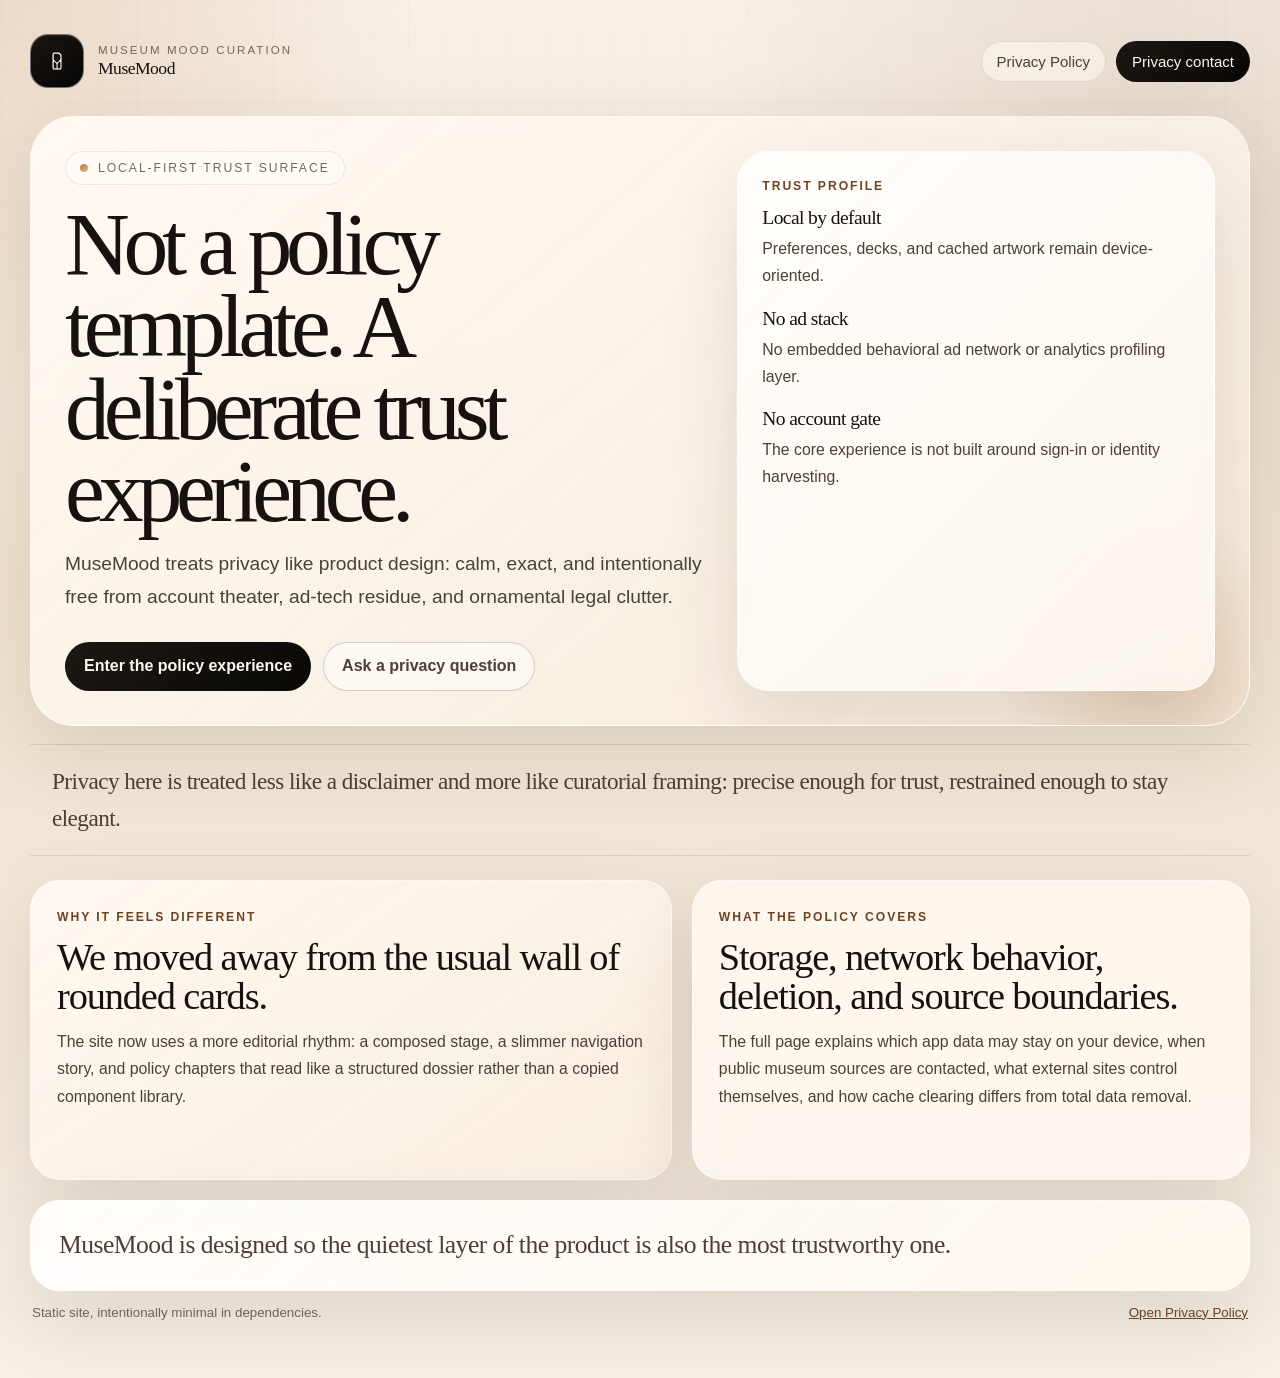
<file: index.html>
<!doctype html>
<html lang="en">

<head>
    <meta charset="utf-8">
    <meta name="viewport" content="width=device-width, initial-scale=1">
    <title>MuseMood | Privacy, carefully composed</title>
    <meta name="description"
        content="MuseMood presents a local-first privacy experience with a more deliberate, editorial static surface.">
    <meta name="theme-color" content="#f4ecdf">
    <link rel="stylesheet" href="./assets/css/site.css">
</head>

<body>
    <div class="page-shell">
        <header class="topbar topbar-soft">
            <a class="brand-lockup" href="./" aria-label="MuseMood home">
                <img class="brand-mark" src="./assets/images/musemood_monochrome.png" alt="MuseMood logo">
                <span class="brand-text">
                    <span class="brand-kicker">Museum mood curation</span>
                    <span class="brand-name">MuseMood</span>
                </span>
            </a>
            <div class="topbar-actions">
                <a class="topbar-link" href="./privacy-policy/">Privacy Policy</a>
                <a class="topbar-link topbar-link-strong" href="mailto:berkay81341@gmail.com">Privacy contact</a>
            </div>
        </header>

        <section class="landing-stage">
            <div class="landing-stage-copy">
                <span class="eyebrow">Local-first trust surface</span>
                <h1>Not a policy template. A deliberate trust experience.</h1>
                <p class="lede">
                    MuseMood treats privacy like product design: calm, exact, and intentionally free from account
                    theater, ad-tech residue, and ornamental legal clutter.
                </p>
                <div class="hero-actions">
                    <a class="button button-primary" href="./privacy-policy/">Enter the policy experience</a>
                    <a class="button button-secondary" href="mailto:berkay81341@gmail.com">Ask a privacy question</a>
                </div>
            </div>

            <aside class="landing-stage-side">
                <div class="signal-panel">
                    <span class="signal-label">Trust profile</span>
                    <div class="signal-grid">
                        <div>
                            <strong>Local by default</strong>
                            <p>Preferences, decks, and cached artwork remain device-oriented.</p>
                        </div>
                        <div>
                            <strong>No ad stack</strong>
                            <p>No embedded behavioral ad network or analytics profiling layer.</p>
                        </div>
                        <div>
                            <strong>No account gate</strong>
                            <p>The core experience is not built around sign-in or identity harvesting.</p>
                        </div>
                    </div>
                </div>
            </aside>
        </section>

        <section class="landing-ribbon">
            <p>
                Privacy here is treated less like a disclaimer and more like curatorial framing: precise enough for
                trust, restrained enough to stay elegant.
            </p>
        </section>

        <section class="landing-grid" aria-label="Privacy highlights">
            <article class="editorial-panel editorial-panel-featured">
                <span class="editorial-kicker">Why it feels different</span>
                <h2>We moved away from the usual wall of rounded cards.</h2>
                <p>
                    The site now uses a more editorial rhythm: a composed stage, a slimmer navigation story, and policy
                    chapters that read like a structured dossier rather than a copied component library.
                </p>
            </article>

            <article class="editorial-panel">
                <span class="editorial-kicker">What the policy covers</span>
                <h2>Storage, network behavior, deletion, and source boundaries.</h2>
                <p>
                    The full page explains which app data may stay on your device, when public museum sources are
                    contacted, what external sites control themselves, and how cache clearing differs from total data
                    removal.
                </p>
            </article>

            <article class="editorial-panel editorial-panel-quote">
                <p>
                    MuseMood is designed so the quietest layer of the product is also the most trustworthy one.
                </p>
            </article>
        </section>

        <footer class="footer">
            <small>Static site, intentionally minimal in dependencies.</small>
            <small><a href="./privacy-policy/">Open Privacy Policy</a></small>
        </footer>
    </div>
</body>

</html>
</file>
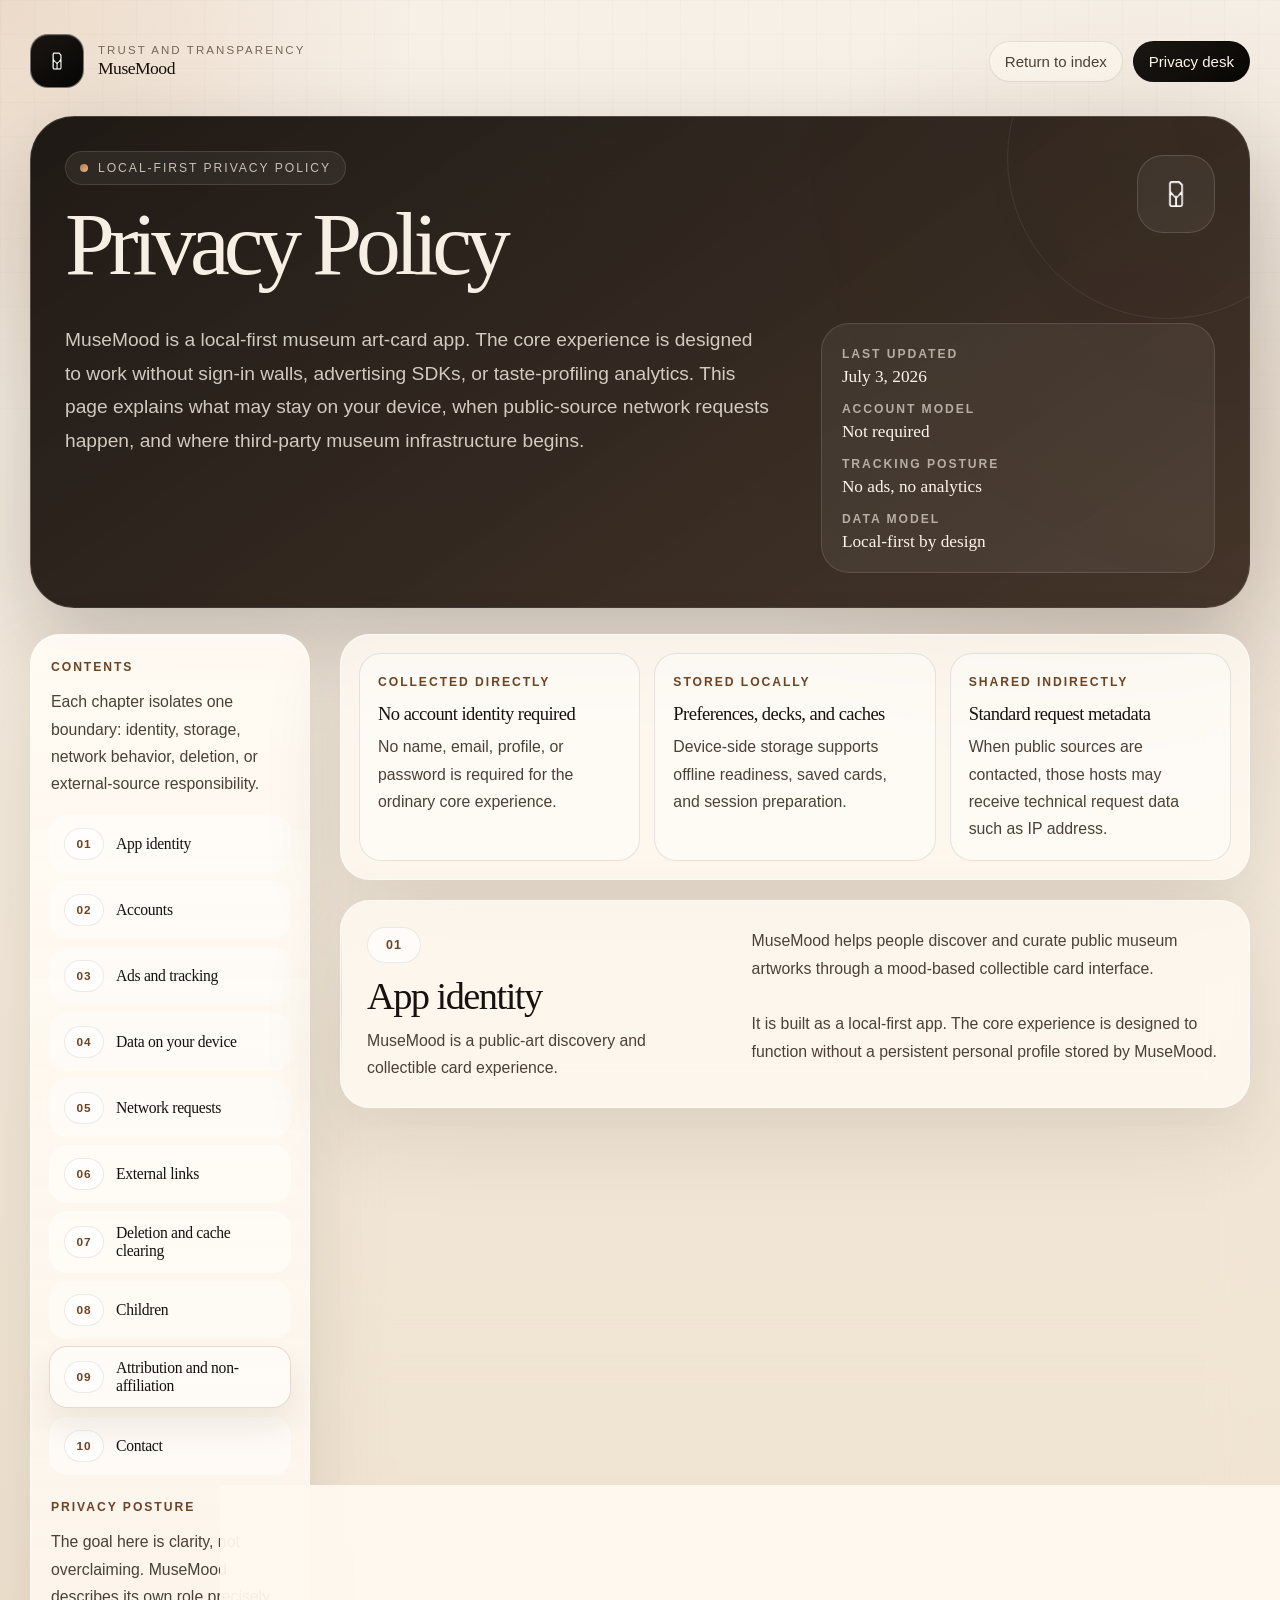
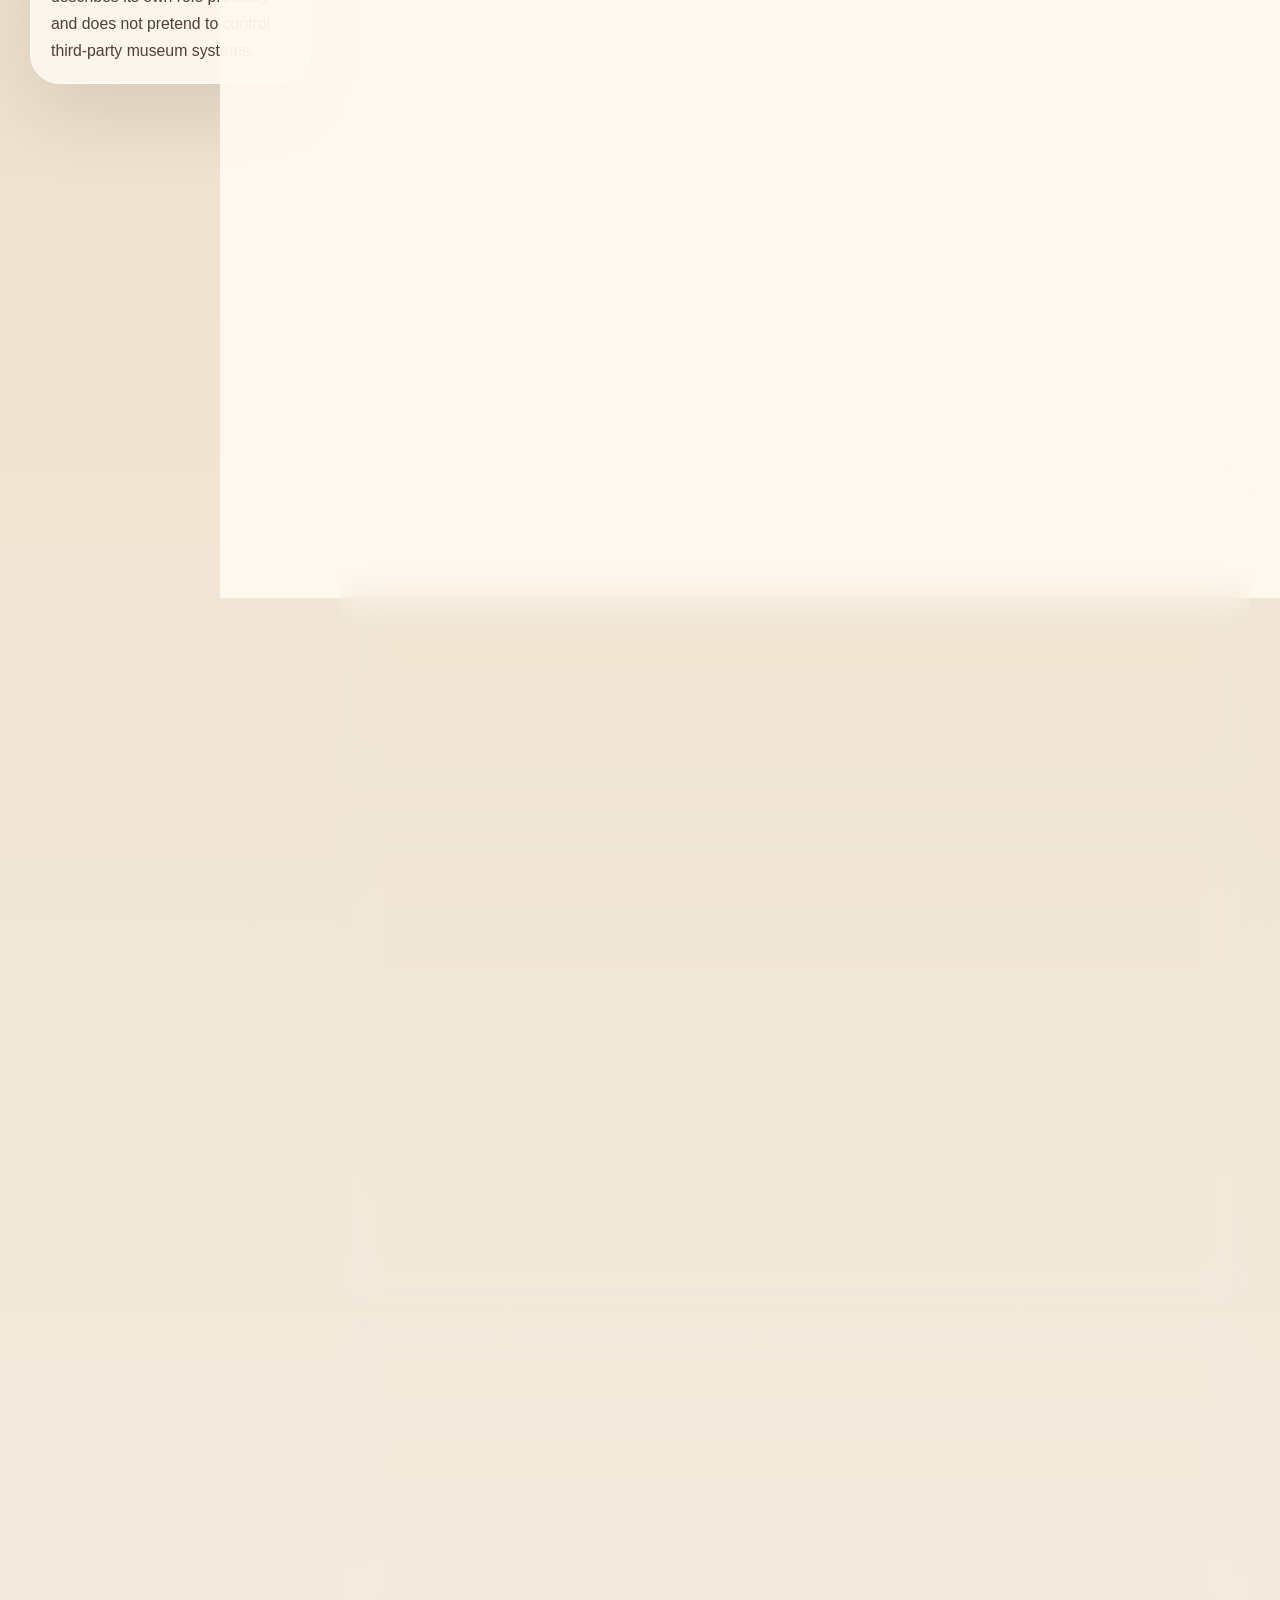
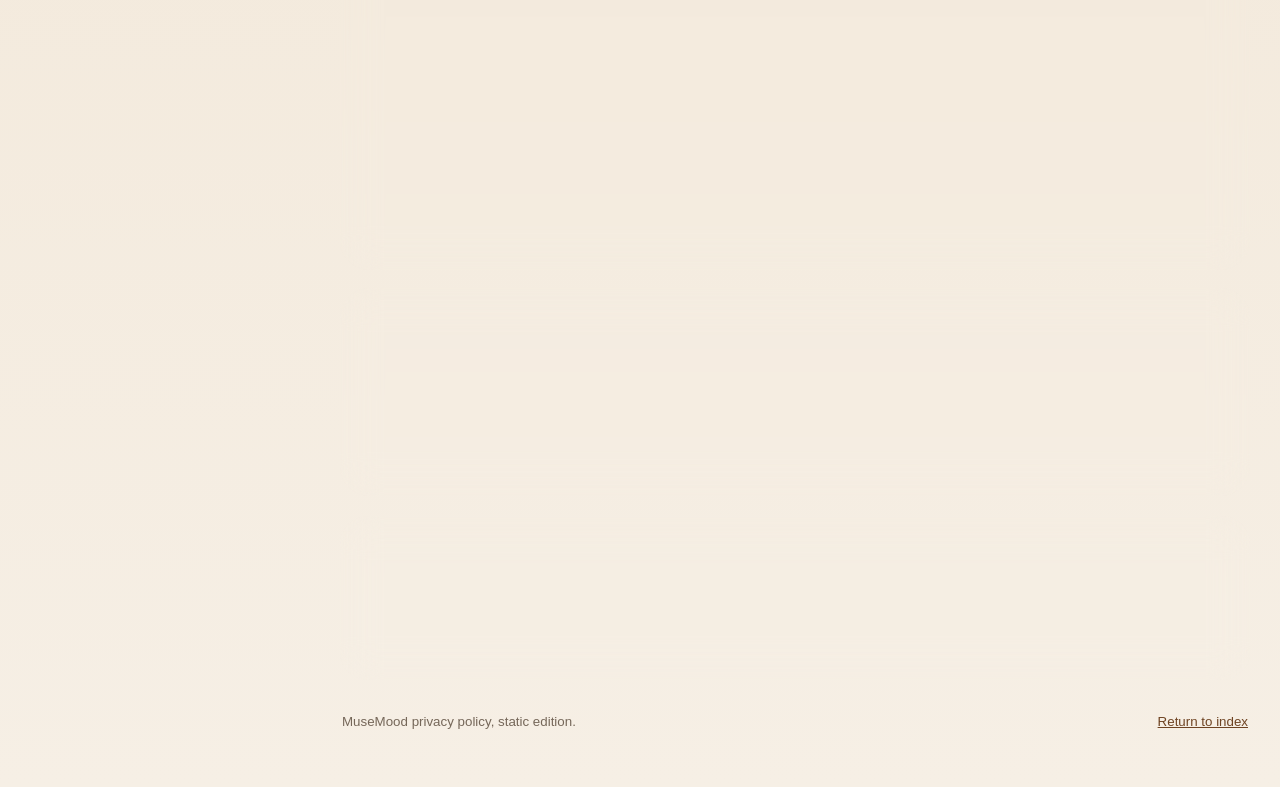
<file: privacy-policy/index.html>
<!doctype html>
<html lang="en">

<head>
    <meta charset="utf-8">
    <meta name="viewport" content="width=device-width, initial-scale=1">
    <title>MuseMood Privacy Policy</title>
    <meta name="description"
        content="MuseMood privacy policy for a local-first museum art-card experience with no required account and no ad tracking.">
    <meta name="theme-color" content="#17120f">
    <link rel="stylesheet" href="../assets/css/site.css">
</head>

<body>
    <div class="page-shell">
        <header class="topbar topbar-soft">
            <a class="brand-lockup" href="../" aria-label="MuseMood home">
                <img class="brand-mark" src="../assets/images/musemood_monochrome.png" alt="MuseMood logo">
                <span class="brand-text">
                    <span class="brand-kicker">Trust and transparency</span>
                    <span class="brand-name">MuseMood</span>
                </span>
            </a>
            <div class="topbar-actions">
                <a class="topbar-link" href="../">Return to index</a>
                <a class="topbar-link topbar-link-strong" href="mailto:berkay81341@gmail.com">Privacy desk</a>
            </div>
        </header>

        <section class="policy-stage" id="overview">
            <div class="policy-stage-head">
                <div>
                    <span class="eyebrow eyebrow-dark">Local-first privacy policy</span>
                    <h1>Privacy Policy</h1>
                </div>
                <div class="policy-stage-mark-wrap">
                    <img class="policy-stage-mark" src="../assets/images/musemood_monochrome.png" alt="MuseMood mark">
                </div>
            </div>

            <div class="policy-stage-body">
                <p class="lede">
                    MuseMood is a local-first museum art-card app. The core experience is designed to work without
                    sign-in walls, advertising SDKs, or taste-profiling analytics. This page explains what may stay on
                    your device, when public-source network requests happen, and where third-party museum
                    infrastructure begins.
                </p>

                <div class="policy-stage-summary">
                    <div>
                        <span class="policy-summary-label">Last updated</span>
                        <strong>July 3, 2026</strong>
                    </div>
                    <div>
                        <span class="policy-summary-label">Account model</span>
                        <strong>Not required</strong>
                    </div>
                    <div>
                        <span class="policy-summary-label">Tracking posture</span>
                        <strong>No ads, no analytics</strong>
                    </div>
                    <div>
                        <span class="policy-summary-label">Data model</span>
                        <strong>Local-first by design</strong>
                    </div>
                </div>
            </div>
        </section>

        <div class="policy-layout">
            <nav class="policy-rail" aria-label="Policy sections">
                <div class="policy-rail-shell">
                    <div class="policy-rail-intro">
                        <span class="policy-rail-label">Contents</span>
                        <p>Each chapter isolates one boundary: identity, storage, network behavior, deletion, or external-source responsibility.</p>
                    </div>

                    <div class="policy-rail-list">
                        <a href="#identity" data-policy-link>
                            <span>01</span>
                            <strong>App identity</strong>
                        </a>
                        <a href="#accounts" data-policy-link>
                            <span>02</span>
                            <strong>Accounts</strong>
                        </a>
                        <a href="#tracking" data-policy-link>
                            <span>03</span>
                            <strong>Ads and tracking</strong>
                        </a>
                        <a href="#device-data" data-policy-link>
                            <span>04</span>
                            <strong>Data on your device</strong>
                        </a>
                        <a href="#network" data-policy-link>
                            <span>05</span>
                            <strong>Network requests</strong>
                        </a>
                        <a href="#links" data-policy-link>
                            <span>06</span>
                            <strong>External links</strong>
                        </a>
                        <a href="#deletion" data-policy-link>
                            <span>07</span>
                            <strong>Deletion and cache clearing</strong>
                        </a>
                        <a href="#children" data-policy-link>
                            <span>08</span>
                            <strong>Children</strong>
                        </a>
                        <a href="#attribution" data-policy-link>
                            <span>09</span>
                            <strong>Attribution and non-affiliation</strong>
                        </a>
                        <a href="#contact" data-policy-link>
                            <span>10</span>
                            <strong>Contact</strong>
                        </a>
                    </div>

                    <div class="policy-rail-note">
                        <span class="policy-rail-label">Privacy posture</span>
                        <p>The goal here is clarity, not overclaiming. MuseMood describes its own role precisely and does not pretend to control third-party museum systems.</p>
                    </div>
                </div>
            </nav>

            <main class="policy-main">
                <section class="policy-atlas" aria-label="Quick summary">
                    <article>
                        <span class="policy-atlas-label">Collected directly</span>
                        <strong>No account identity required</strong>
                        <p>No name, email, profile, or password is required for the ordinary core experience.</p>
                    </article>
                    <article>
                        <span class="policy-atlas-label">Stored locally</span>
                        <strong>Preferences, decks, and caches</strong>
                        <p>Device-side storage supports offline readiness, saved cards, and session preparation.</p>
                    </article>
                    <article>
                        <span class="policy-atlas-label">Shared indirectly</span>
                        <strong>Standard request metadata</strong>
                        <p>When public sources are contacted, those hosts may receive technical request data such as IP address.</p>
                    </article>
                </section>

                <section class="chapter-list">
                    <article class="chapter" id="identity" data-policy-section>
                        <div class="chapter-meta">
                            <span class="chapter-index">01</span>
                            <h2>App identity</h2>
                            <p>MuseMood is a public-art discovery and collectible card experience.</p>
                        </div>
                        <div class="chapter-body">
                            <p>
                                MuseMood helps people discover and curate public museum artworks through a mood-based
                                collectible card interface.
                            </p>
                            <p>
                                It is built as a local-first app. The core experience is designed to function without a
                                persistent personal profile stored by MuseMood.
                            </p>
                        </div>
                    </article>

                    <article class="chapter" id="accounts" data-policy-section>
                        <div class="chapter-meta">
                            <span class="chapter-index">02</span>
                            <h2>Accounts</h2>
                            <p>The ordinary experience is not locked behind registration or identity collection.</p>
                        </div>
                        <div class="chapter-body">
                            <p>
                                MuseMood does not require account creation, sign-in, or profile registration to use the
                                core app experience.
                            </p>
                            <p>
                                MuseMood does not ask you to submit your name, email address, password, phone number,
                                or similar personal identity information for ordinary use.
                            </p>
                        </div>
                    </article>

                    <article class="chapter" id="tracking" data-policy-section>
                        <div class="chapter-meta">
                            <span class="chapter-index">03</span>
                            <h2>Ads and tracking</h2>
                            <p>The product is intentionally positioned away from ad-tech and profiling infrastructure.</p>
                        </div>
                        <div class="chapter-body">
                            <p>
                                MuseMood does not intentionally include advertising SDKs, analytics SDKs, or behavioral
                                tracking systems for the core app experience.
                            </p>
                            <p>
                                This static policy site also does not include cookies, analytics scripts, ad pixels, or
                                third-party tracking tags.
                            </p>
                        </div>
                    </article>

                    <article class="chapter chapter-accent" id="device-data" data-policy-section>
                        <div class="chapter-meta">
                            <span class="chapter-index">04</span>
                            <h2>Data on your device</h2>
                            <p>Local storage exists to support readiness, continuity, and on-device comfort.</p>
                        </div>
                        <div class="chapter-body">
                            <p>
                                To support offline readiness and a smooth art-card experience, MuseMood may keep data
                                locally on your device. Depending on the features in use, this can include:
                            </p>
                            <ul>
                                <li>Saved or favorited artwork cards</li>
                                <li>Mood selections and source preferences</li>
                                <li>Theme, reduced-motion, haptics, and similar settings</li>
                                <li>Cached artwork images and public museum metadata</li>
                                <li>Prepared daily decks, session decks, and related readiness state</li>
                                <li>Local cache health or source readiness metadata</li>
                            </ul>
                            <p>
                                This information is intended to remain on your device unless you clear app data, clear
                                cache, uninstall the app, or use an in-app cache-clearing control.
                            </p>
                        </div>
                    </article>

                    <article class="chapter" id="network" data-policy-section>
                        <div class="chapter-meta">
                            <span class="chapter-index">05</span>
                            <h2>Network requests</h2>
                            <p>Network traffic exists to fetch public artwork records, images, and related source facts.</p>
                        </div>
                        <div class="chapter-body">
                            <p>
                                MuseMood may connect to public museum APIs, public knowledge sources, and image servers
                                to load artwork records, artwork images, and related source metadata.
                            </p>
                            <p>
                                Examples may include The Metropolitan Museum of Art, Rijksmuseum, Wellcome Collection,
                                and Wikidata.
                            </p>
                            <p>
                                When these requests occur, the source or host serving the response may receive standard
                                technical request information such as your IP address, request headers, and timing
                                data, according to its own privacy practices.
                            </p>
                        </div>
                    </article>

                    <article class="chapter" id="links" data-policy-section>
                        <div class="chapter-meta">
                            <span class="chapter-index">06</span>
                            <h2>External links</h2>
                            <p>When you leave MuseMood for a museum page, control shifts to that external site.</p>
                        </div>
                        <div class="chapter-body">
                            <p>
                                MuseMood may open official museum or source pages in your browser or another app when
                                you choose to view an external record.
                            </p>
                            <p>
                                Those external websites are not operated by MuseMood and may follow separate privacy
                                policies, security practices, and terms.
                            </p>
                        </div>
                    </article>

                    <article class="chapter" id="deletion" data-policy-section>
                        <div class="chapter-meta">
                            <span class="chapter-index">07</span>
                            <h2>Deletion and cache clearing</h2>
                            <p>Clearing an image cache is narrower than wiping every category of local app state.</p>
                        </div>
                        <div class="chapter-body">
                            <p>
                                You can usually remove locally stored MuseMood data through Android system settings by
                                clearing app storage or app data.
                            </p>
                            <p>
                                If the app offers an image-cache clearing action, that control is intended to remove
                                cached artwork images rather than every category of local app state.
                            </p>
                            <p>
                                Uninstalling the app may also remove local data, subject to how your device and
                                operating system handle app storage.
                            </p>
                        </div>
                    </article>

                    <article class="chapter" id="children" data-policy-section>
                        <div class="chapter-meta">
                            <span class="chapter-index">08</span>
                            <h2>Children</h2>
                            <p>The core experience is not designed specifically as a children's data product.</p>
                        </div>
                        <div class="chapter-body">
                            <p>
                                MuseMood is not designed specifically for children and does not knowingly collect
                                personal data from children for the core app experience.
                            </p>
                        </div>
                    </article>

                    <article class="chapter" id="attribution" data-policy-section>
                        <div class="chapter-meta">
                            <span class="chapter-index">09</span>
                            <h2>Attribution and non-affiliation</h2>
                            <p>Museum records and source metadata remain the responsibility of their originating institutions.</p>
                        </div>
                        <div class="chapter-body">
                            <p>
                                Artwork records, images, metadata, and source pages remain the property or
                                responsibility of their respective institutions and providers.
                            </p>
                            <p>
                                MuseMood is not affiliated with, sponsored by, or endorsed by The Metropolitan Museum
                                of Art, Rijksmuseum, Wellcome Collection, Wikidata, or any other source provider unless
                                explicitly stated elsewhere.
                            </p>
                            <p>
                                Museum-provided titles, artist names, and metadata may appear in their original
                                language or source format.
                            </p>
                        </div>
                    </article>

                    <article class="chapter" id="contact" data-policy-section>
                        <div class="chapter-meta">
                            <span class="chapter-index">10</span>
                            <h2>Contact</h2>
                            <p>A direct contact path for privacy-related questions and corrections.</p>
                        </div>
                        <div class="chapter-body">
                            <p>
                                For privacy questions related to MuseMood, contact
                                <a href="mailto:berkay81341@gmail.com">berkay81341@gmail.com</a>.
                            </p>
                        </div>
                    </article>
                </section>

                <aside class="policy-closing">
                    <p>
                        This policy is intentionally narrow. It explains MuseMood's role, the local device model, and
                        the public-source network layer without pretending to control third-party museum infrastructure.
                    </p>
                </aside>

                <footer class="footer">
                    <small>MuseMood privacy policy, static edition.</small>
                    <small><a href="../">Return to index</a></small>
                </footer>
            </main>
        </div>
    </div>

    <script>
        (function () {
            const sections = Array.from(document.querySelectorAll("[data-policy-section]"));
            const links = Array.from(document.querySelectorAll("[data-policy-link]"));

            if (!sections.length || !links.length || !("IntersectionObserver" in window)) {
                return;
            }

            const activate = (id) => {
                for (const link of links) {
                    const isActive = link.getAttribute("href") === "#" + id;
                    link.classList.toggle("is-active", isActive);
                }
            };

            const observer = new IntersectionObserver((entries) => {
                const visible = entries
                    .filter((entry) => entry.isIntersecting)
                    .sort((a, b) => b.intersectionRatio - a.intersectionRatio)[0];

                if (visible) {
                    activate(visible.target.id);
                }
            }, {
                rootMargin: "-20% 0px -55% 0px",
                threshold: [0.2, 0.45, 0.7]
            });

            for (const section of sections) {
                observer.observe(section);
            }

            activate(sections[0].id);
        }());
    </script>
</body>

</html>
</file>
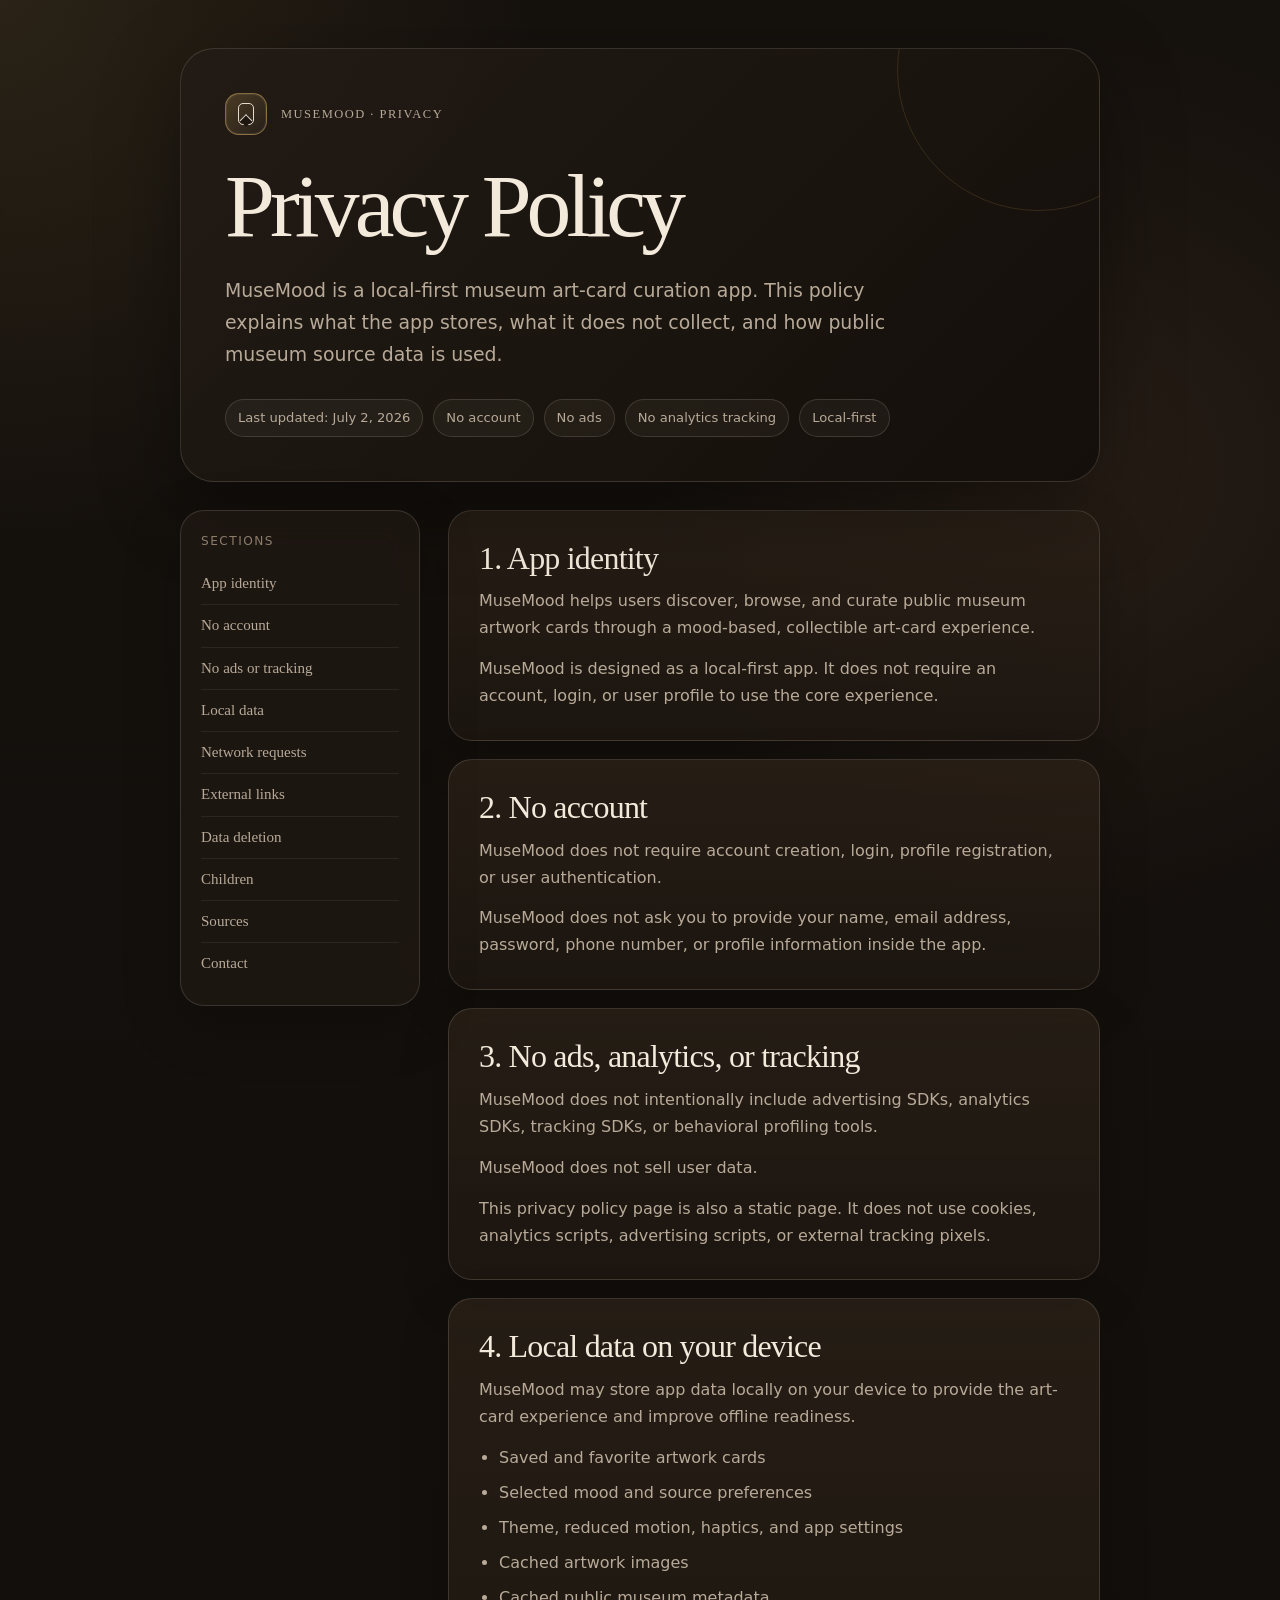
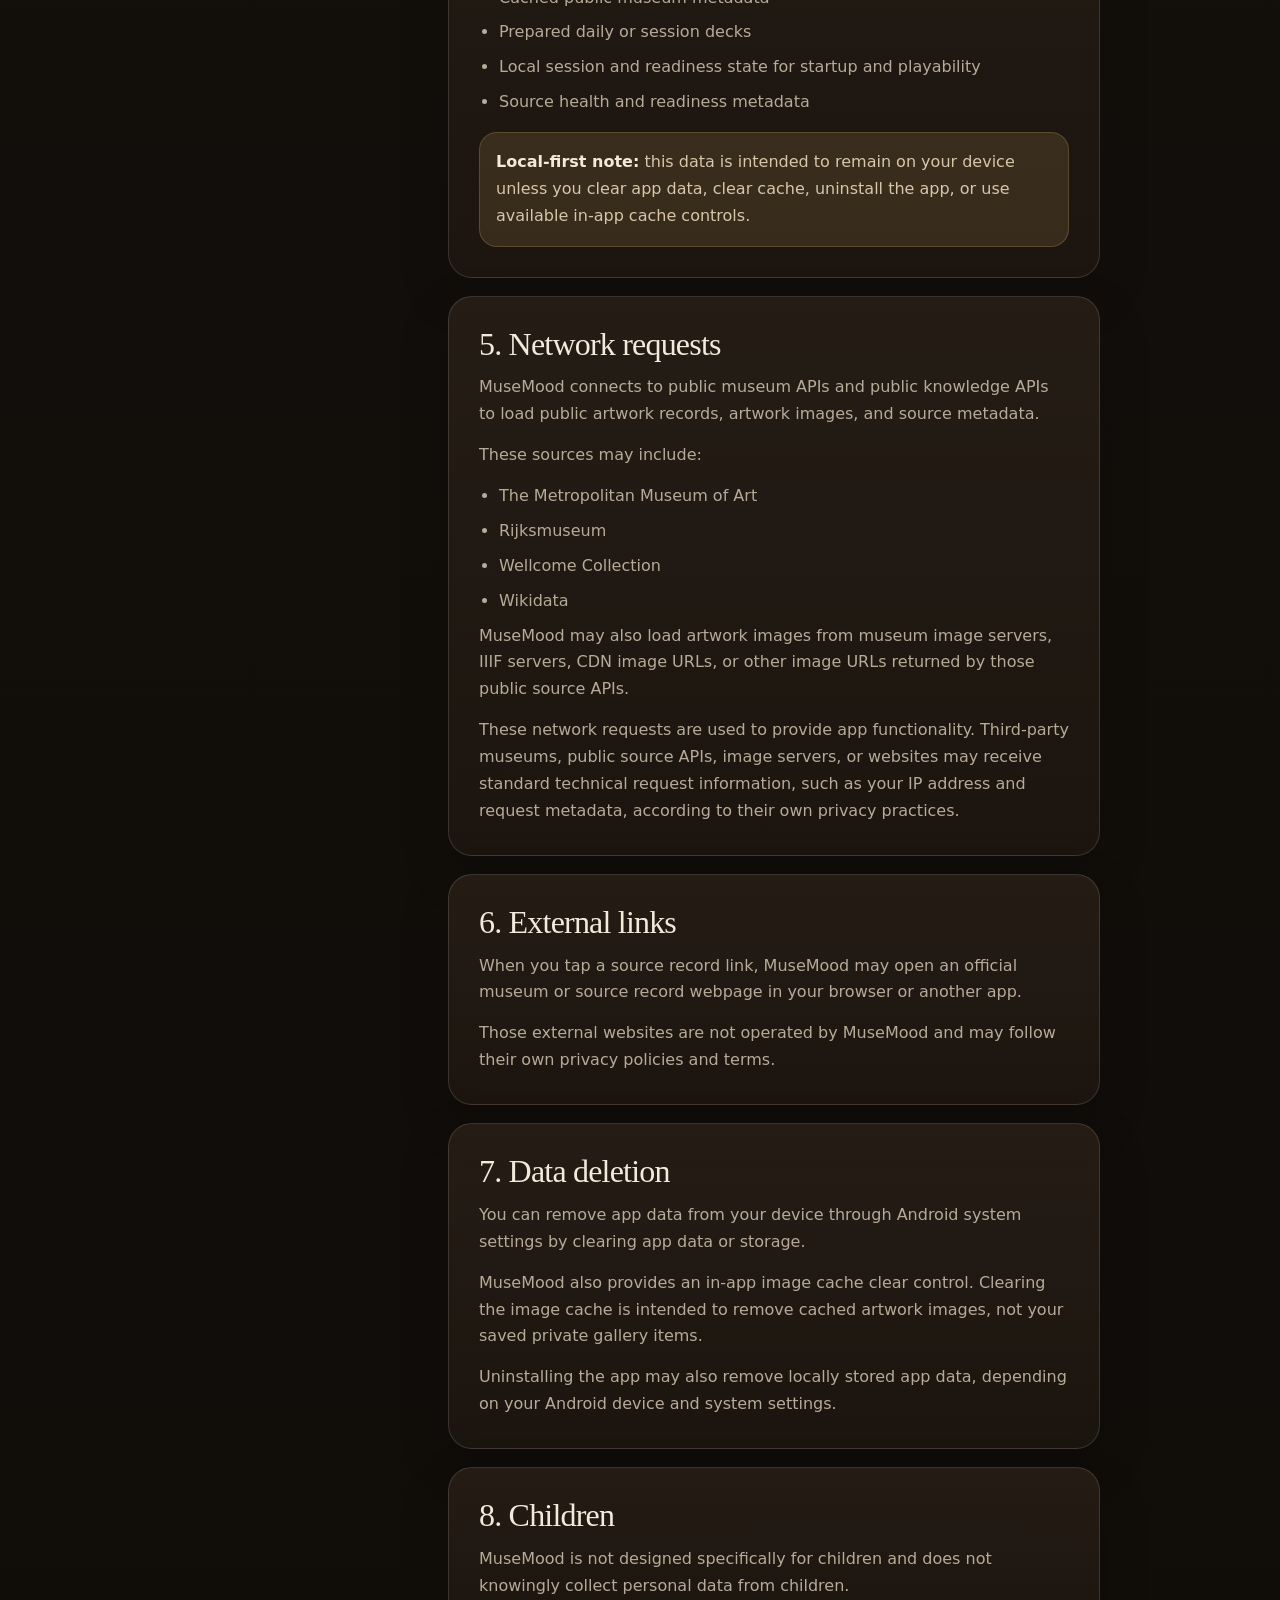
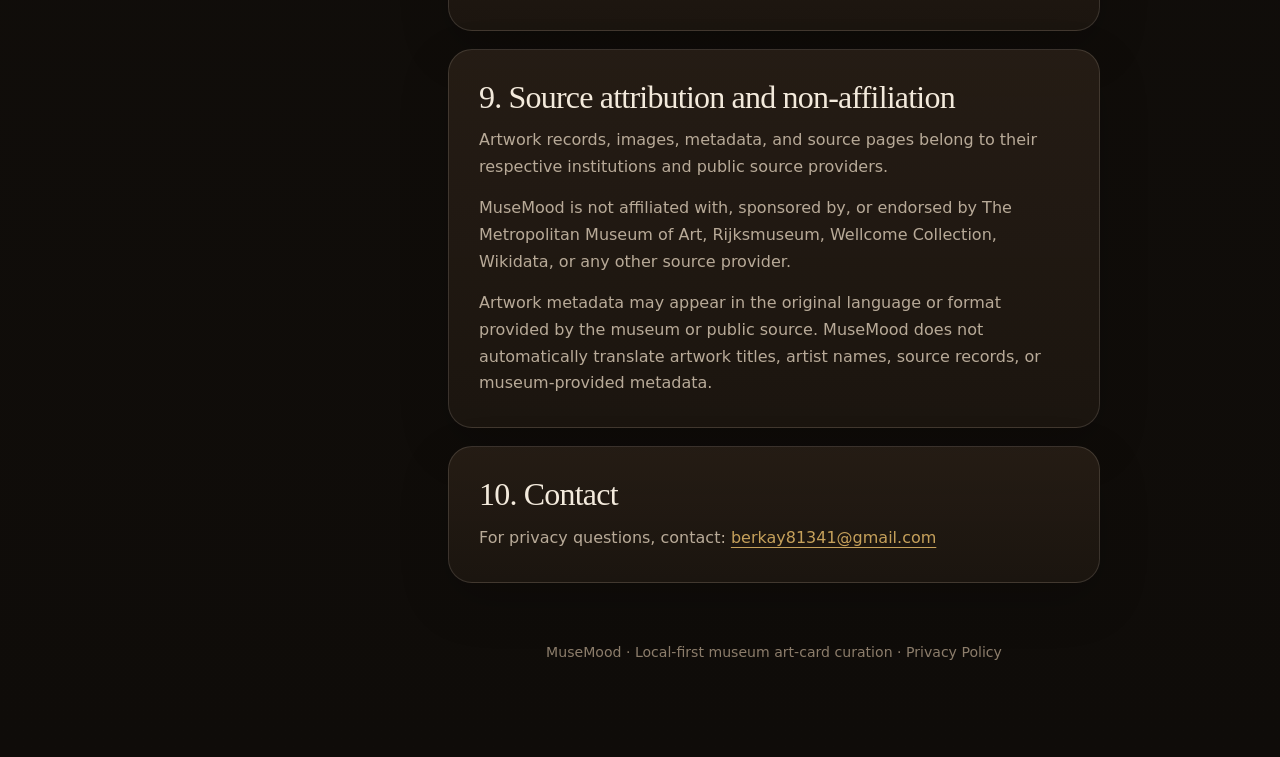
<file: privacy_policy.html>
<!doctype html>
<html lang="en">

<head>
    <meta charset="utf-8" />
    <meta name="viewport" content="width=device-width, initial-scale=1" />
    <title>MuseMood Privacy Policy</title>
    <meta name="description"
        content="MuseMood Privacy Policy — local-first museum art-card curation app with no account, no ads, and no analytics tracking." />
    <meta name="robots" content="index,follow" />

    <style>
        :root {
            --bg: #15110d;
            --panel: #211a14;
            --panel-soft: #2b2118;
            --ink: #f3eadc;
            --muted: #b8aa98;
            --subtle: #8c7d6b;
            --line: rgba(243, 234, 220, 0.14);
            --gold: #c6a15b;
            --gold-soft: rgba(198, 161, 91, 0.16);
            --shadow: rgba(0, 0, 0, 0.36);
            --radius: 24px;
            --max: 920px;
        }

        * {
            box-sizing: border-box;
        }

        html {
            scroll-behavior: smooth;
        }

        body {
            margin: 0;
            min-height: 100vh;
            color: var(--ink);
            background:
                radial-gradient(circle at top left, rgba(198, 161, 91, 0.12), transparent 34rem),
                radial-gradient(circle at 85% 12%, rgba(102, 70, 50, 0.22), transparent 28rem),
                linear-gradient(180deg, #15110d 0%, #0f0c09 100%);
            font-family:
                ui-serif,
                Georgia,
                Cambria,
                "Times New Roman",
                Times,
                serif;
            line-height: 1.68;
        }

        body::before {
            content: "";
            position: fixed;
            inset: 0;
            pointer-events: none;
            opacity: 0.08;
            background-image:
                linear-gradient(rgba(243, 234, 220, 0.08) 1px, transparent 1px),
                linear-gradient(90deg, rgba(243, 234, 220, 0.08) 1px, transparent 1px);
            background-size: 44px 44px;
            mask-image: linear-gradient(to bottom, black, transparent 72%);
        }

        a {
            color: var(--gold);
            text-decoration-thickness: 1px;
            text-underline-offset: 4px;
        }

        a:hover {
            color: #e3c786;
        }

        .shell {
            width: min(var(--max), calc(100% - 32px));
            margin: 0 auto;
            padding: 48px 0 64px;
        }

        .masthead {
            position: relative;
            overflow: hidden;
            padding: 44px;
            border: 1px solid var(--line);
            border-radius: calc(var(--radius) + 10px);
            background:
                linear-gradient(135deg, rgba(33, 26, 20, 0.92), rgba(20, 15, 11, 0.94)),
                linear-gradient(135deg, rgba(198, 161, 91, 0.14), transparent);
            box-shadow: 0 24px 80px var(--shadow);
        }

        .masthead::after {
            content: "";
            position: absolute;
            right: -80px;
            top: -120px;
            width: 280px;
            height: 280px;
            border: 1px solid rgba(198, 161, 91, 0.28);
            border-radius: 50%;
            opacity: 0.6;
        }

        .brand-row {
            display: flex;
            align-items: center;
            gap: 14px;
            margin-bottom: 30px;
        }

        .mark {
            width: 42px;
            height: 42px;
            border: 1px solid rgba(198, 161, 91, 0.56);
            border-radius: 14px;
            background:
                linear-gradient(135deg, rgba(198, 161, 91, 0.28), rgba(243, 234, 220, 0.05)),
                #1b140f;
            display: grid;
            place-items: center;
            box-shadow: inset 0 0 0 1px rgba(243, 234, 220, 0.08);
        }

        .mark span {
            width: 16px;
            height: 22px;
            border: 1px solid var(--ink);
            border-radius: 5px;
            position: relative;
            opacity: 0.92;
        }

        .mark span::after {
            content: "";
            position: absolute;
            left: 50%;
            bottom: -1px;
            width: 8px;
            height: 8px;
            transform: translateX(-50%) rotate(45deg);
            background: #1b140f;
            border-left: 1px solid var(--ink);
            border-top: 1px solid var(--ink);
        }

        .brand {
            letter-spacing: 0.12em;
            text-transform: uppercase;
            color: var(--muted);
            font-size: 0.78rem;
        }

        h1 {
            margin: 0;
            max-width: 760px;
            font-size: clamp(2.4rem, 7vw, 5.8rem);
            line-height: 0.92;
            letter-spacing: -0.055em;
            font-weight: 500;
        }

        .subtitle {
            margin: 28px 0 0;
            max-width: 680px;
            color: var(--muted);
            font-size: clamp(1rem, 2vw, 1.18rem);
            font-family:
                ui-sans-serif,
                system-ui,
                -apple-system,
                BlinkMacSystemFont,
                "Segoe UI",
                sans-serif;
        }

        .meta {
            display: flex;
            flex-wrap: wrap;
            gap: 10px;
            margin-top: 28px;
        }

        .pill {
            display: inline-flex;
            align-items: center;
            min-height: 34px;
            padding: 7px 12px;
            border: 1px solid var(--line);
            border-radius: 999px;
            color: var(--muted);
            background: rgba(243, 234, 220, 0.04);
            font-size: 0.82rem;
            font-family:
                ui-sans-serif,
                system-ui,
                -apple-system,
                BlinkMacSystemFont,
                "Segoe UI",
                sans-serif;
        }

        .content {
            margin-top: 28px;
            display: grid;
            grid-template-columns: 240px minmax(0, 1fr);
            gap: 28px;
            align-items: start;
        }

        nav {
            position: sticky;
            top: 22px;
            padding: 20px;
            border: 1px solid var(--line);
            border-radius: var(--radius);
            background: rgba(33, 26, 20, 0.72);
            backdrop-filter: blur(16px);
            box-shadow: 0 18px 60px rgba(0, 0, 0, 0.18);
        }

        nav p {
            margin: 0 0 12px;
            color: var(--subtle);
            font-size: 0.76rem;
            letter-spacing: 0.12em;
            text-transform: uppercase;
            font-family:
                ui-sans-serif,
                system-ui,
                -apple-system,
                BlinkMacSystemFont,
                "Segoe UI",
                sans-serif;
        }

        nav a {
            display: block;
            padding: 8px 0;
            color: var(--muted);
            text-decoration: none;
            font-size: 0.94rem;
            border-bottom: 1px solid rgba(243, 234, 220, 0.07);
        }

        nav a:last-child {
            border-bottom: 0;
        }

        nav a:hover {
            color: var(--ink);
        }

        main {
            padding: 0;
        }

        section {
            margin-bottom: 18px;
            padding: 30px;
            border: 1px solid var(--line);
            border-radius: var(--radius);
            background:
                linear-gradient(180deg, rgba(43, 33, 24, 0.78), rgba(30, 23, 17, 0.82));
            box-shadow: 0 18px 50px rgba(0, 0, 0, 0.18);
        }

        h2 {
            margin: 0 0 12px;
            color: var(--ink);
            font-size: clamp(1.35rem, 3vw, 2rem);
            line-height: 1.12;
            font-weight: 500;
            letter-spacing: -0.025em;
        }

        p {
            margin: 0 0 14px;
            color: var(--muted);
            font-size: 1rem;
            font-family:
                ui-sans-serif,
                system-ui,
                -apple-system,
                BlinkMacSystemFont,
                "Segoe UI",
                sans-serif;
        }

        p:last-child {
            margin-bottom: 0;
        }

        ul {
            margin: 12px 0 0;
            padding-left: 20px;
            color: var(--muted);
            font-family:
                ui-sans-serif,
                system-ui,
                -apple-system,
                BlinkMacSystemFont,
                "Segoe UI",
                sans-serif;
        }

        li {
            margin: 8px 0;
        }

        .note {
            margin-top: 16px;
            padding: 16px;
            border: 1px solid rgba(198, 161, 91, 0.26);
            border-radius: 18px;
            background: var(--gold-soft);
            color: #d7c6aa;
        }

        .note strong {
            color: var(--ink);
            font-weight: 600;
        }

        footer {
            margin-top: 30px;
            padding: 28px;
            color: var(--subtle);
            text-align: center;
            font-size: 0.88rem;
            font-family:
                ui-sans-serif,
                system-ui,
                -apple-system,
                BlinkMacSystemFont,
                "Segoe UI",
                sans-serif;
        }

        @media (max-width: 820px) {
            .shell {
                width: min(100% - 22px, var(--max));
                padding-top: 20px;
            }

            .masthead {
                padding: 28px;
            }

            .content {
                grid-template-columns: 1fr;
            }

            nav {
                position: static;
            }

            section {
                padding: 24px;
            }
        }

        @media (prefers-reduced-motion: reduce) {
            html {
                scroll-behavior: auto;
            }
        }
    </style>
</head>

<body>
    <div class="shell">
        <header class="masthead">
            <div class="brand-row" aria-label="MuseMood">
                <div class="mark" aria-hidden="true"><span></span></div>
                <div class="brand">MuseMood · Privacy</div>
            </div>

            <h1>Privacy Policy</h1>

            <p class="subtitle">
                MuseMood is a local-first museum art-card curation app. This policy explains what the app stores,
                what it does not collect, and how public museum source data is used.
            </p>

            <div class="meta" aria-label="Policy summary">
                <span class="pill">Last updated: July 2, 2026</span>
                <span class="pill">No account</span>
                <span class="pill">No ads</span>
                <span class="pill">No analytics tracking</span>
                <span class="pill">Local-first</span>
            </div>
        </header>

        <div class="content">
            <nav aria-label="Privacy policy sections">
                <p>Sections</p>
                <a href="#identity">App identity</a>
                <a href="#account">No account</a>
                <a href="#tracking">No ads or tracking</a>
                <a href="#local-data">Local data</a>
                <a href="#network">Network requests</a>
                <a href="#external-links">External links</a>
                <a href="#deletion">Data deletion</a>
                <a href="#children">Children</a>
                <a href="#sources">Sources</a>
                <a href="#contact">Contact</a>
            </nav>

            <main>
                <section id="identity">
                    <h2>1. App identity</h2>
                    <p>
                        MuseMood helps users discover, browse, and curate public museum artwork cards through a
                        mood-based, collectible art-card experience.
                    </p>
                    <p>
                        MuseMood is designed as a local-first app. It does not require an account, login, or user
                        profile
                        to use the core experience.
                    </p>
                </section>

                <section id="account">
                    <h2>2. No account</h2>
                    <p>
                        MuseMood does not require account creation, login, profile registration, or user authentication.
                    </p>
                    <p>
                        MuseMood does not ask you to provide your name, email address, password, phone number, or
                        profile
                        information inside the app.
                    </p>
                </section>

                <section id="tracking">
                    <h2>3. No ads, analytics, or tracking</h2>
                    <p>
                        MuseMood does not intentionally include advertising SDKs, analytics SDKs, tracking SDKs, or
                        behavioral profiling tools.
                    </p>
                    <p>
                        MuseMood does not sell user data.
                    </p>
                    <p>
                        This privacy policy page is also a static page. It does not use cookies, analytics scripts,
                        advertising scripts, or external tracking pixels.
                    </p>
                </section>

                <section id="local-data">
                    <h2>4. Local data on your device</h2>
                    <p>
                        MuseMood may store app data locally on your device to provide the art-card experience and
                        improve
                        offline readiness.
                    </p>
                    <ul>
                        <li>Saved and favorite artwork cards</li>
                        <li>Selected mood and source preferences</li>
                        <li>Theme, reduced motion, haptics, and app settings</li>
                        <li>Cached artwork images</li>
                        <li>Cached public museum metadata</li>
                        <li>Prepared daily or session decks</li>
                        <li>Local session and readiness state for startup and playability</li>
                        <li>Source health and readiness metadata</li>
                    </ul>
                    <p class="note">
                        <strong>Local-first note:</strong> this data is intended to remain on your device unless you
                        clear
                        app data, clear cache, uninstall the app, or use available in-app cache controls.
                    </p>
                </section>

                <section id="network">
                    <h2>5. Network requests</h2>
                    <p>
                        MuseMood connects to public museum APIs and public knowledge APIs to load public artwork
                        records,
                        artwork images, and source metadata.
                    </p>
                    <p>These sources may include:</p>
                    <ul>
                        <li>The Metropolitan Museum of Art</li>
                        <li>Rijksmuseum</li>
                        <li>Wellcome Collection</li>
                        <li>Wikidata</li>
                    </ul>
                    <p>
                        MuseMood may also load artwork images from museum image servers, IIIF servers, CDN image URLs,
                        or
                        other image URLs returned by those public source APIs.
                    </p>
                    <p>
                        These network requests are used to provide app functionality. Third-party museums, public source
                        APIs, image servers, or websites may receive standard technical request information, such as
                        your
                        IP address and request metadata, according to their own privacy practices.
                    </p>
                </section>

                <section id="external-links">
                    <h2>6. External links</h2>
                    <p>
                        When you tap a source record link, MuseMood may open an official museum or source record webpage
                        in your browser or another app.
                    </p>
                    <p>
                        Those external websites are not operated by MuseMood and may follow their own privacy policies
                        and
                        terms.
                    </p>
                </section>

                <section id="deletion">
                    <h2>7. Data deletion</h2>
                    <p>
                        You can remove app data from your device through Android system settings by clearing app data or
                        storage.
                    </p>
                    <p>
                        MuseMood also provides an in-app image cache clear control. Clearing the image cache is intended
                        to
                        remove cached artwork images, not your saved private gallery items.
                    </p>
                    <p>
                        Uninstalling the app may also remove locally stored app data, depending on your Android device
                        and
                        system settings.
                    </p>
                </section>

                <section id="children">
                    <h2>8. Children</h2>
                    <p>
                        MuseMood is not designed specifically for children and does not knowingly collect personal data
                        from
                        children.
                    </p>
                </section>

                <section id="sources">
                    <h2>9. Source attribution and non-affiliation</h2>
                    <p>
                        Artwork records, images, metadata, and source pages belong to their respective institutions and
                        public source providers.
                    </p>
                    <p>
                        MuseMood is not affiliated with, sponsored by, or endorsed by The Metropolitan Museum of Art,
                        Rijksmuseum, Wellcome Collection, Wikidata, or any other source provider.
                    </p>
                    <p>
                        Artwork metadata may appear in the original language or format provided by the museum or public
                        source. MuseMood does not automatically translate artwork titles, artist names, source records,
                        or
                        museum-provided metadata.
                    </p>
                </section>

                <section id="contact">
                    <h2>10. Contact</h2>
                    <p>
                        For privacy questions, contact:
                        <a href="mailto:berkay81341@gmail.com">berkay81341@gmail.com</a>
                    </p>
                </section>

                <footer>
                    MuseMood · Local-first museum art-card curation · Privacy Policy
                </footer>
            </main>
        </div>
    </div>
</body>

</html>
</file>
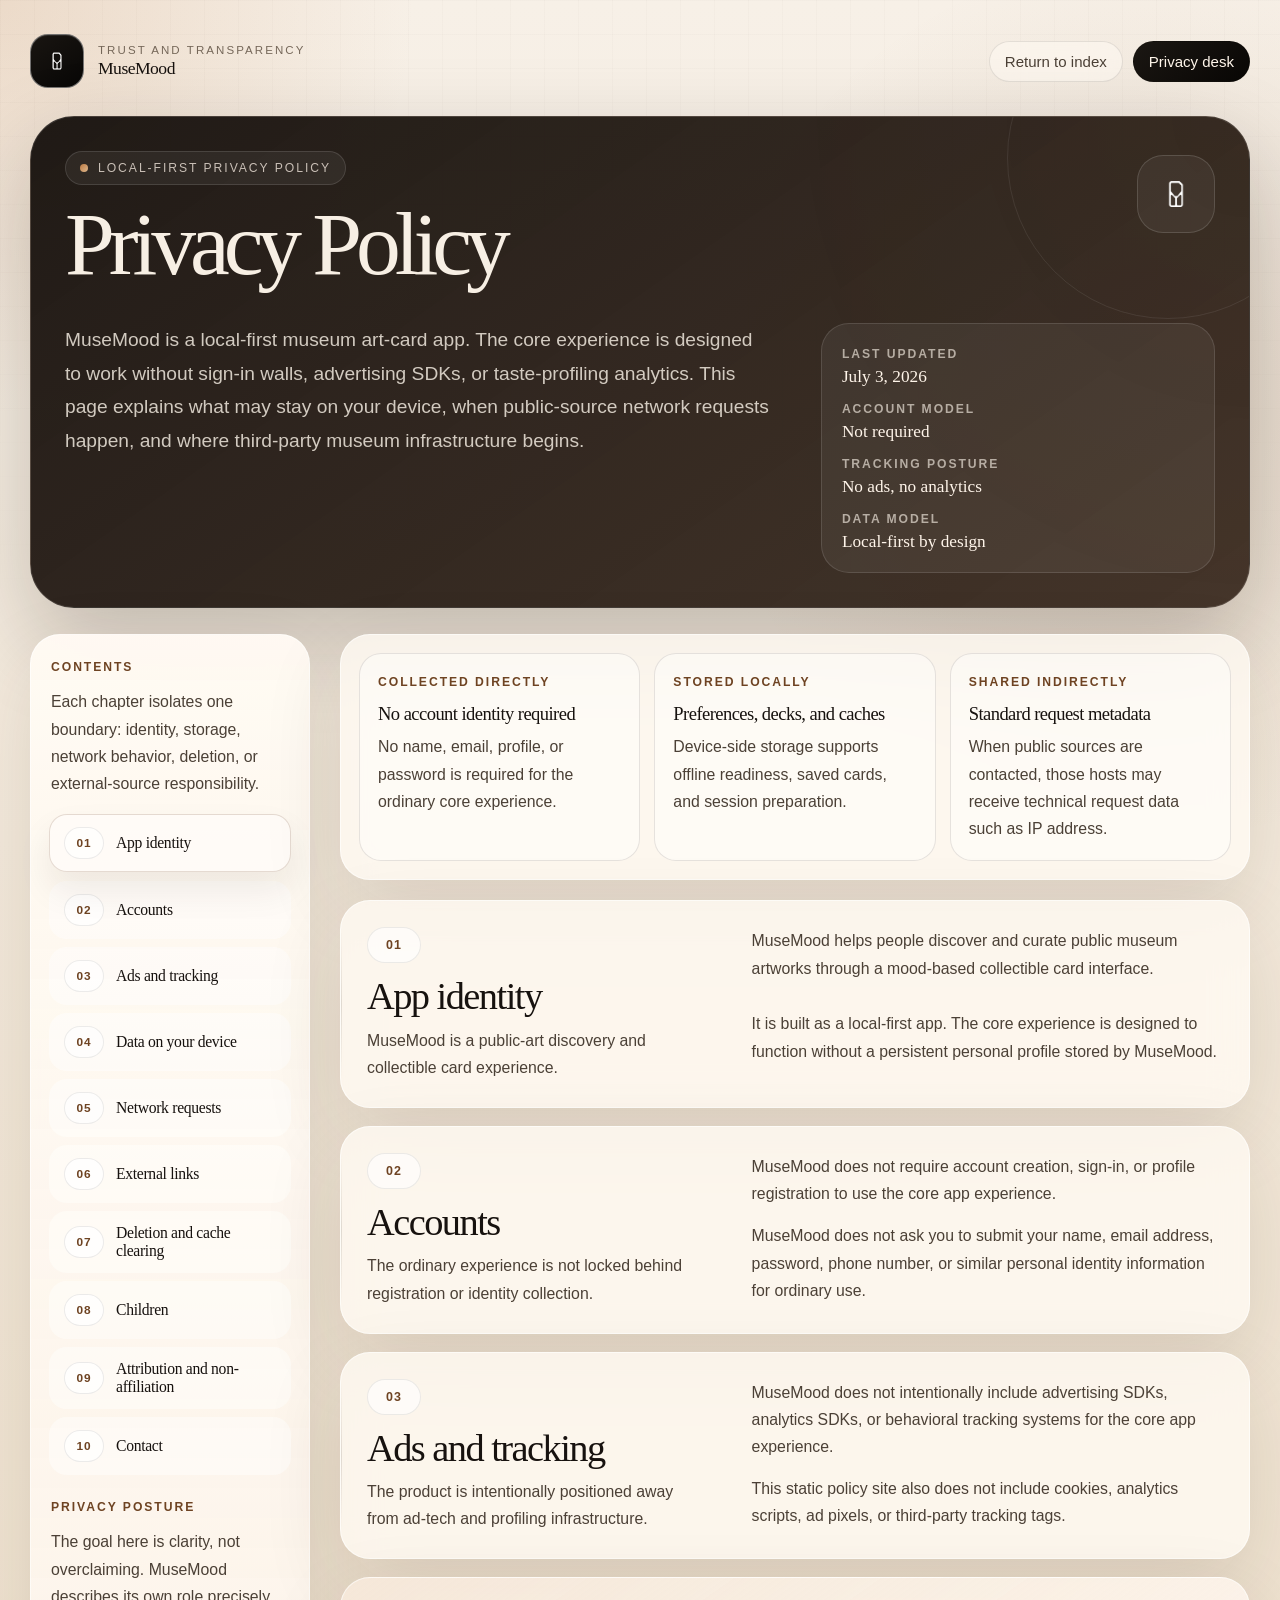
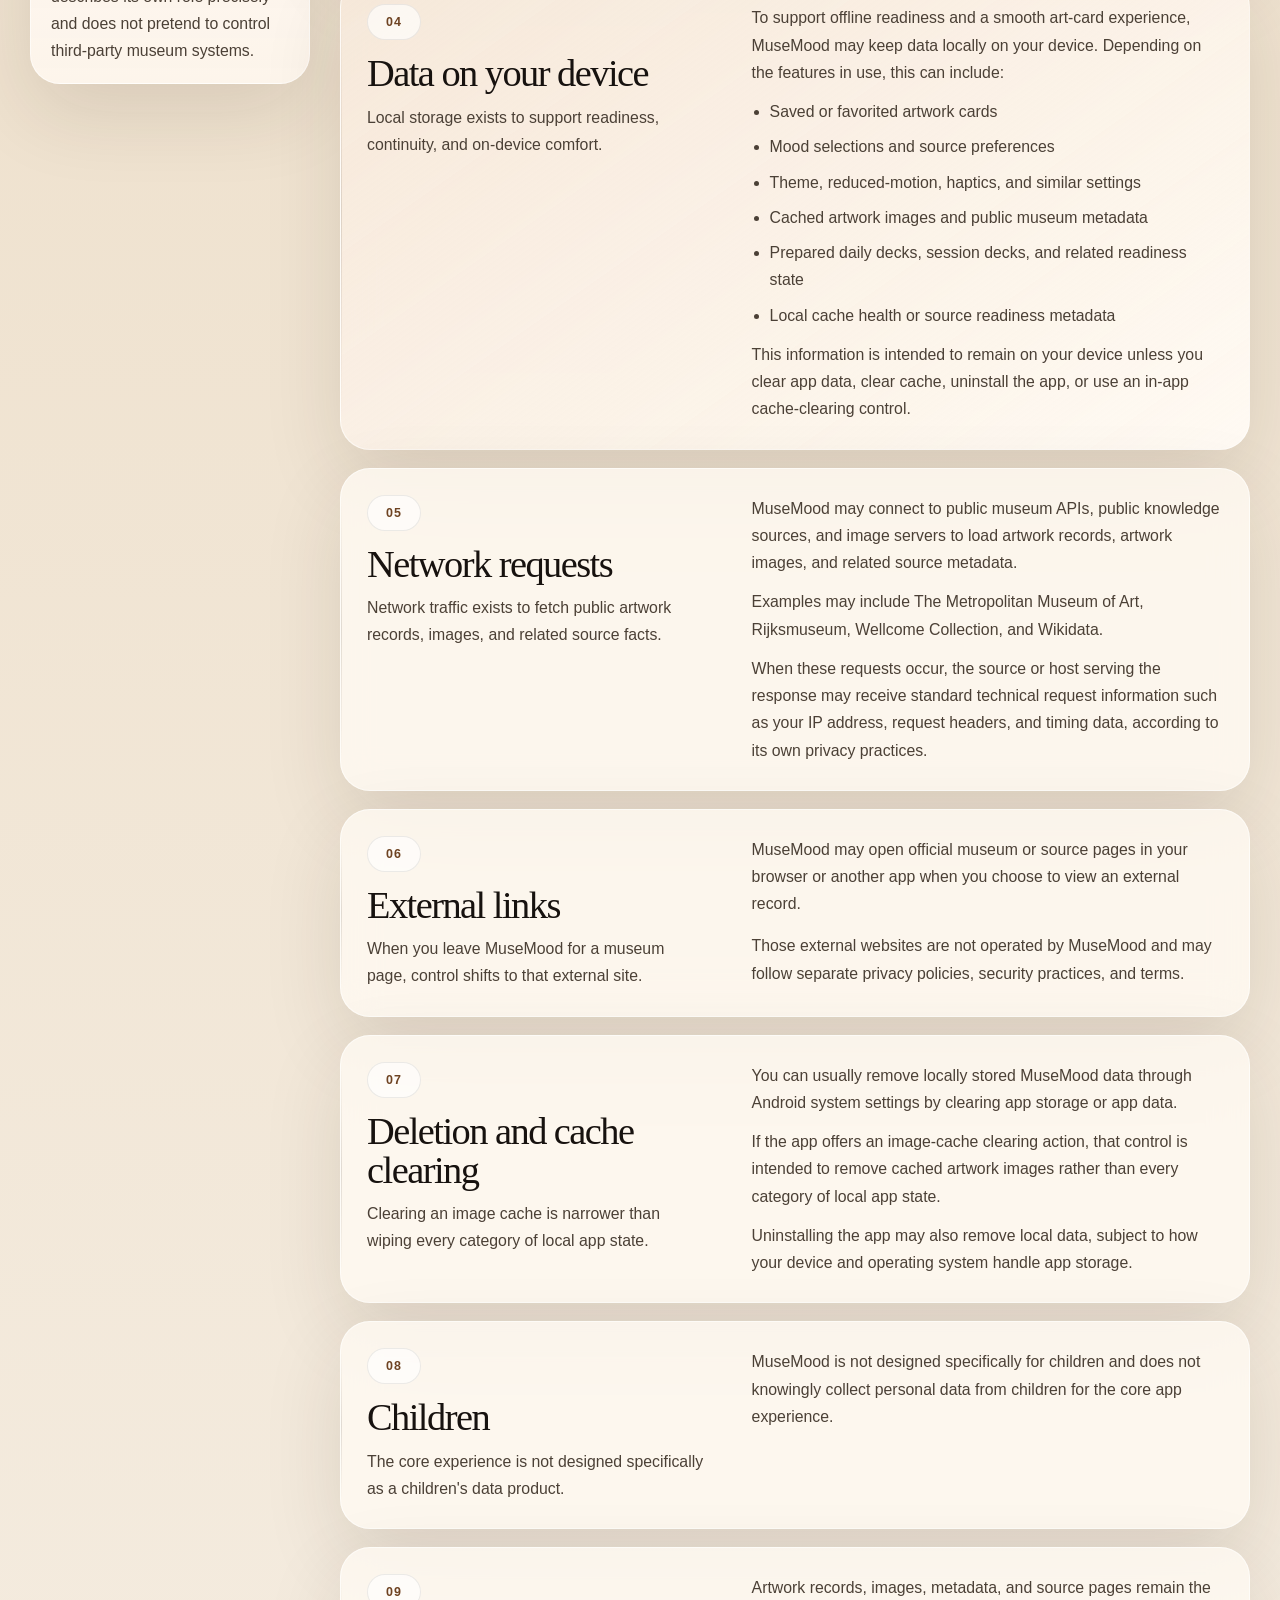
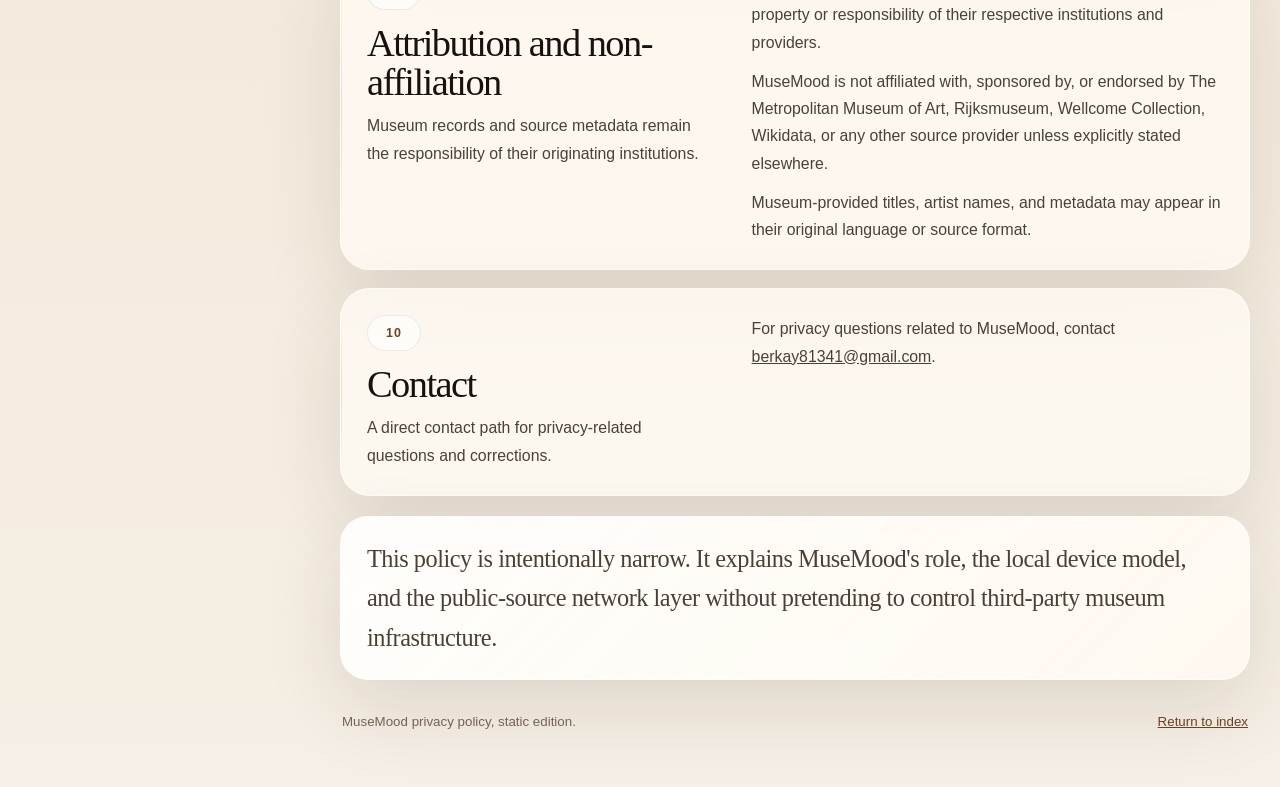
<file: docs/privacy-policy/privacy_policy.html>
<!doctype html>
<html lang="en">

<head>
    <meta charset="utf-8">
    <meta http-equiv="refresh" content="0; url=./">
    <meta name="viewport" content="width=device-width, initial-scale=1">
    <title>MuseMood Privacy Policy</title>
    <link rel="canonical" href="./">
</head>

<body>
    <p>Redirecting to <a href="./">MuseMood Privacy Policy</a>.</p>
</body>

</html>
</file>
<file: assets/css/site.css>
:root {
    --bg: #f4ecdf;
    --bg-deep: #e3d4bd;
    --paper: rgba(255, 250, 243, 0.8);
    --paper-strong: rgba(255, 249, 241, 0.94);
    --ink: #17120f;
    --ink-soft: #4b4036;
    --muted: #756759;
    --line: rgba(23, 18, 15, 0.1);
    --line-strong: rgba(23, 18, 15, 0.18);
    --accent: #b97842;
    --accent-deep: #6e4322;
    --accent-soft: rgba(185, 120, 66, 0.14);
    --shadow: 0 28px 80px rgba(47, 29, 14, 0.12);
    --shadow-strong: 0 34px 90px rgba(23, 15, 8, 0.22);
    --content: 1220px;
    --radius-xl: 44px;
    --radius-lg: 30px;
    --radius-md: 22px;
}

* {
    box-sizing: border-box;
}

html {
    scroll-behavior: smooth;
}

body {
    margin: 0;
    min-height: 100vh;
    color: var(--ink);
    background:
        radial-gradient(circle at top left, rgba(185, 120, 66, 0.18), transparent 26rem),
        radial-gradient(circle at 90% 10%, rgba(110, 67, 34, 0.12), transparent 28rem),
        linear-gradient(180deg, #f7f0e7 0%, #efe2cf 42%, #f6efe5 100%);
    font-family: "Segoe UI", "Helvetica Neue", Arial, sans-serif;
}

body::before {
    content: "";
    position: fixed;
    inset: 0;
    pointer-events: none;
    background:
        linear-gradient(rgba(23, 18, 15, 0.024) 1px, transparent 1px),
        linear-gradient(90deg, rgba(23, 18, 15, 0.024) 1px, transparent 1px);
    background-size: 34px 34px;
    mask-image: linear-gradient(to bottom, rgba(0, 0, 0, 0.72), transparent 74%);
}

img {
    display: block;
    max-width: 100%;
}

a {
    color: inherit;
}

.page-shell {
    width: min(calc(100% - 32px), var(--content));
    margin: 0 auto;
    padding: 24px 0 58px;
}

.topbar {
    display: flex;
    align-items: center;
    justify-content: space-between;
    gap: 16px;
    padding: 10px 0 28px;
}

.topbar-soft {
    position: relative;
}

.brand-lockup {
    display: inline-flex;
    align-items: center;
    gap: 14px;
    text-decoration: none;
}

.brand-mark {
    width: 54px;
    height: 54px;
    padding: 9px;
    border: 1px solid rgba(255, 255, 255, 0.42);
    border-radius: 18px;
    background: linear-gradient(145deg, #191511, #080706);
    box-shadow: inset 0 1px 0 rgba(255, 255, 255, 0.08);
}

.brand-text {
    display: grid;
    gap: 2px;
}

.brand-kicker {
    color: var(--muted);
    font-size: 0.72rem;
    letter-spacing: 0.18em;
    text-transform: uppercase;
}

.brand-name {
    font-family: Georgia, "Times New Roman", serif;
    font-size: 1.1rem;
    letter-spacing: -0.03em;
}

.topbar-actions {
    display: flex;
    align-items: center;
    gap: 10px;
    flex-wrap: wrap;
}

.topbar-link {
    padding: 11px 15px;
    border: 1px solid var(--line);
    border-radius: 999px;
    background: rgba(255, 250, 243, 0.56);
    color: var(--ink-soft);
    font-size: 0.94rem;
    text-decoration: none;
    backdrop-filter: blur(16px);
    transition: transform 180ms ease, border-color 180ms ease, background-color 180ms ease;
}

.topbar-link:hover {
    transform: translateY(-1px);
    border-color: rgba(110, 67, 34, 0.22);
}

.topbar-link-strong {
    background: linear-gradient(135deg, #1b1713, #090705);
    color: #fff6eb;
    border-color: rgba(23, 18, 15, 0.12);
}

.eyebrow {
    display: inline-flex;
    align-items: center;
    gap: 10px;
    min-height: 34px;
    padding: 8px 14px;
    border: 1px solid rgba(23, 18, 15, 0.08);
    border-radius: 999px;
    background: rgba(255, 255, 255, 0.4);
    color: var(--muted);
    font-size: 0.76rem;
    letter-spacing: 0.16em;
    text-transform: uppercase;
}

.eyebrow::before {
    content: "";
    width: 8px;
    height: 8px;
    border-radius: 50%;
    background: linear-gradient(135deg, var(--accent), #dfb88d);
}

.eyebrow-dark {
    border-color: rgba(255, 255, 255, 0.12);
    background: rgba(255, 255, 255, 0.06);
    color: rgba(255, 244, 233, 0.74);
}

.landing-stage,
.policy-stage {
    position: relative;
    overflow: hidden;
    border-radius: var(--radius-xl);
}

.landing-stage {
    display: grid;
    grid-template-columns: minmax(0, 1.15fr) minmax(260px, 0.85fr);
    gap: 26px;
    padding: 34px;
    border: 1px solid rgba(255, 255, 255, 0.58);
    background:
        linear-gradient(140deg, rgba(255, 250, 243, 0.94), rgba(246, 236, 222, 0.86)),
        linear-gradient(180deg, rgba(255, 255, 255, 0.2), transparent);
    box-shadow: var(--shadow);
    backdrop-filter: blur(16px);
}

.landing-stage::after {
    content: "";
    position: absolute;
    right: -70px;
    bottom: -110px;
    width: 320px;
    height: 320px;
    border-radius: 50%;
    background: radial-gradient(circle, rgba(185, 120, 66, 0.24), transparent 72%);
}

.landing-stage-copy,
.landing-stage-side,
.policy-stage-head,
.policy-stage-body {
    position: relative;
    z-index: 1;
}

.landing-stage h1,
.policy-stage h1 {
    margin: 18px 0 14px;
    font-family: Georgia, "Times New Roman", serif;
    font-weight: 500;
    font-size: clamp(3.25rem, 7vw, 7rem);
    line-height: 0.92;
    letter-spacing: -0.068em;
}

.lede {
    max-width: 44rem;
    margin: 0;
    color: var(--ink-soft);
    font-size: clamp(1.05rem, 2vw, 1.2rem);
    line-height: 1.74;
}

.hero-actions {
    display: flex;
    flex-wrap: wrap;
    gap: 12px;
    margin-top: 28px;
}

.button {
    display: inline-flex;
    align-items: center;
    justify-content: center;
    min-height: 49px;
    padding: 0 18px;
    border-radius: 999px;
    text-decoration: none;
    font-weight: 600;
    transition: transform 180ms ease, border-color 180ms ease, background-color 180ms ease;
}

.button:hover {
    transform: translateY(-1px);
}

.button-primary {
    border: 1px solid rgba(23, 18, 15, 0.12);
    background: linear-gradient(135deg, #1c1814, #090806);
    color: #fff8ef;
}

.button-secondary {
    border: 1px solid var(--line-strong);
    background: rgba(255, 255, 255, 0.48);
    color: var(--ink-soft);
}

.landing-stage-side {
    display: flex;
    align-items: stretch;
}

.signal-panel,
.editorial-panel,
.policy-rail,
.policy-atlas,
.chapter,
.policy-closing {
    border: 1px solid rgba(255, 255, 255, 0.58);
    background: var(--paper);
    box-shadow: var(--shadow);
    backdrop-filter: blur(18px);
}

.signal-panel {
    width: 100%;
    padding: 24px;
    border-radius: 32px;
    background:
        linear-gradient(135deg, rgba(255, 255, 255, 0.76), rgba(252, 245, 236, 0.82)),
        var(--paper);
}

.signal-label,
.editorial-kicker,
.policy-summary-label,
.policy-atlas-label,
.policy-rail-label {
    display: inline-block;
    margin-bottom: 14px;
    color: var(--accent-deep);
    font-size: 0.76rem;
    font-weight: 700;
    letter-spacing: 0.16em;
    text-transform: uppercase;
}

.signal-grid {
    display: grid;
    gap: 18px;
}

.signal-grid strong,
.editorial-panel h2,
.policy-atlas strong {
    display: block;
    font-family: Georgia, "Times New Roman", serif;
    font-weight: 500;
    letter-spacing: -0.03em;
}

.signal-grid strong {
    margin-bottom: 6px;
    font-size: 1.22rem;
}

.signal-grid p,
.editorial-panel p,
.policy-rail-intro p,
.policy-rail-note p,
.policy-atlas p,
.chapter-meta p,
.chapter-body p,
.chapter-body li,
.policy-closing p {
    margin: 0;
    color: var(--ink-soft);
    line-height: 1.72;
    font-size: 0.99rem;
}

.landing-ribbon {
    margin-top: 18px;
    padding: 18px 22px;
    border-top: 1px solid var(--line);
    border-bottom: 1px solid var(--line);
}

.landing-ribbon p {
    margin: 0;
    max-width: 72rem;
    color: var(--ink-soft);
    font-family: Georgia, "Times New Roman", serif;
    font-size: clamp(1.1rem, 2vw, 1.45rem);
    line-height: 1.6;
    letter-spacing: -0.024em;
}

.landing-grid {
    display: grid;
    grid-template-columns: 1.15fr 1fr;
    gap: 20px;
    margin-top: 24px;
}

.editorial-panel {
    padding: 26px;
    border-radius: 30px;
}

.editorial-panel-featured {
    min-height: 300px;
    background:
        linear-gradient(145deg, rgba(255, 248, 240, 0.9), rgba(246, 235, 221, 0.82)),
        var(--paper);
}

.editorial-panel h2 {
    margin: 0 0 12px;
    font-size: clamp(1.8rem, 3vw, 3rem);
    line-height: 1.02;
}

.editorial-panel-quote {
    grid-column: 1 / -1;
    padding: 24px 28px;
    background:
        linear-gradient(135deg, rgba(255, 255, 255, 0.74), rgba(255, 247, 238, 0.84)),
        var(--paper);
}

.editorial-panel-quote p {
    font-family: Georgia, "Times New Roman", serif;
    font-size: clamp(1.28rem, 2vw, 1.62rem);
    line-height: 1.6;
    letter-spacing: -0.02em;
}

.policy-stage {
    padding: 34px;
    border: 1px solid rgba(255, 255, 255, 0.12);
    background:
        linear-gradient(145deg, rgba(22, 17, 13, 0.96), rgba(54, 38, 27, 0.92)),
        radial-gradient(circle at top right, rgba(223, 179, 122, 0.18), transparent 34rem);
    box-shadow: var(--shadow-strong);
    color: #f7efe4;
}

.policy-stage::after {
    content: "";
    position: absolute;
    right: -80px;
    top: -120px;
    width: 320px;
    height: 320px;
    border-radius: 50%;
    border: 1px solid rgba(255, 255, 255, 0.08);
}

.policy-stage-head {
    display: flex;
    align-items: start;
    justify-content: space-between;
    gap: 24px;
}

.policy-stage-body {
    display: grid;
    grid-template-columns: minmax(0, 1.3fr) minmax(260px, 0.7fr);
    gap: 24px;
    margin-top: 24px;
}

.policy-stage .lede {
    color: rgba(247, 239, 228, 0.82);
}

.policy-stage-mark-wrap {
    padding-top: 4px;
}

.policy-stage-mark {
    width: 78px;
    height: 78px;
    padding: 12px;
    border: 1px solid rgba(255, 255, 255, 0.14);
    border-radius: 26px;
    background: rgba(255, 255, 255, 0.05);
}

.policy-stage-summary {
    display: grid;
    gap: 12px;
    padding: 20px;
    border: 1px solid rgba(255, 255, 255, 0.12);
    border-radius: 28px;
    background: rgba(255, 255, 255, 0.06);
}

.policy-stage-summary strong {
    display: block;
    color: #fff5ea;
    font-family: Georgia, "Times New Roman", serif;
    font-size: 1.08rem;
    font-weight: 500;
}

.policy-summary-label {
    color: rgba(247, 239, 228, 0.64);
    margin-bottom: 6px;
}

.policy-layout {
    display: grid;
    grid-template-columns: 280px minmax(0, 1fr);
    gap: 30px;
    align-items: start;
    margin-top: 26px;
}

.policy-rail {
    position: sticky;
    top: 20px;
    align-self: start;
    padding: 18px;
    border-radius: 30px;
    background:
        linear-gradient(180deg, rgba(255, 250, 243, 0.88), rgba(252, 244, 235, 0.74)),
        var(--paper);
}

.policy-rail-shell {
    display: grid;
    gap: 18px;
}

.policy-rail-intro,
.policy-rail-note {
    padding: 4px 2px 0;
}

.policy-rail-list {
    display: grid;
    gap: 8px;
}

.policy-rail-list a {
    display: grid;
    grid-template-columns: 40px minmax(0, 1fr);
    gap: 12px;
    align-items: center;
    padding: 12px 14px;
    border: 1px solid transparent;
    border-radius: 18px;
    background: rgba(255, 255, 255, 0.4);
    text-decoration: none;
    transition: transform 180ms ease, border-color 180ms ease, background-color 180ms ease,
        box-shadow 180ms ease;
}

.policy-rail-list a:hover,
.policy-rail-list a.is-active {
    transform: translateY(-1px);
    border-color: rgba(110, 67, 34, 0.18);
    background: rgba(255, 252, 248, 0.86);
    box-shadow: 0 18px 34px rgba(47, 29, 14, 0.08);
}

.policy-rail-list span {
    display: inline-flex;
    align-items: center;
    justify-content: center;
    min-height: 32px;
    border: 1px solid rgba(23, 18, 15, 0.08);
    border-radius: 999px;
    background: rgba(255, 255, 255, 0.7);
    color: var(--accent-deep);
    font-size: 0.74rem;
    font-weight: 700;
    letter-spacing: 0.08em;
}

.policy-rail-list strong {
    font-family: Georgia, "Times New Roman", serif;
    font-size: 0.98rem;
    font-weight: 500;
    letter-spacing: -0.02em;
}

.policy-main {
    display: grid;
    gap: 20px;
}

.policy-atlas {
    display: grid;
    grid-template-columns: repeat(3, minmax(0, 1fr));
    gap: 14px;
    padding: 18px;
    border-radius: 30px;
}

.policy-atlas article {
    padding: 18px;
    border: 1px solid var(--line);
    border-radius: 22px;
    background: rgba(255, 255, 255, 0.42);
}

.policy-atlas strong {
    margin-bottom: 8px;
    font-size: 1.16rem;
}

.chapter-list {
    display: grid;
    gap: 18px;
}

.chapter {
    display: grid;
    grid-template-columns: minmax(220px, 0.42fr) minmax(0, 0.58fr);
    gap: 26px;
    padding: 26px;
    border-radius: 30px;
    position: relative;
    overflow: hidden;
}

.chapter::before {
    content: "";
    position: absolute;
    left: 0;
    top: 26px;
    bottom: 26px;
    width: 1px;
    background: linear-gradient(180deg, transparent, rgba(23, 18, 15, 0.12), transparent);
}

.chapter-accent {
    background:
        linear-gradient(145deg, rgba(185, 120, 66, 0.12), rgba(255, 250, 243, 0.84)),
        var(--paper-strong);
}

.chapter-meta {
    padding-right: 10px;
}

.chapter-index {
    display: inline-flex;
    align-items: center;
    justify-content: center;
    min-width: 54px;
    min-height: 36px;
    margin-bottom: 14px;
    padding: 0 12px;
    border: 1px solid rgba(23, 18, 15, 0.08);
    border-radius: 999px;
    background: rgba(255, 255, 255, 0.66);
    color: var(--accent-deep);
    font-size: 0.78rem;
    font-weight: 700;
    letter-spacing: 0.08em;
}

.chapter-meta h2 {
    margin: 0 0 10px;
    font-family: Georgia, "Times New Roman", serif;
    font-size: clamp(1.8rem, 3vw, 2.8rem);
    line-height: 1.02;
    font-weight: 500;
    letter-spacing: -0.04em;
}

.chapter-body {
    display: grid;
    gap: 12px;
    padding-left: 10px;
}

.chapter-body ul {
    margin: 0;
    padding-left: 18px;
    color: var(--ink-soft);
    line-height: 1.72;
}

.chapter-body li + li {
    margin-top: 8px;
}

.policy-closing {
    padding: 22px 26px;
    border-radius: 28px;
    background:
        linear-gradient(135deg, rgba(255, 255, 255, 0.76), rgba(255, 248, 240, 0.9)),
        var(--paper);
}

.policy-closing p {
    font-family: Georgia, "Times New Roman", serif;
    font-size: clamp(1.18rem, 2vw, 1.52rem);
    line-height: 1.62;
    letter-spacing: -0.02em;
}

.footer {
    display: flex;
    align-items: center;
    justify-content: space-between;
    gap: 16px;
    margin-top: 4px;
    padding: 10px 2px 0;
}

.footer small {
    color: var(--muted);
}

.footer a {
    color: var(--accent-deep);
}

@media (max-width: 1100px) {
    .landing-stage,
    .policy-stage-body,
    .policy-layout,
    .policy-atlas,
    .chapter,
    .landing-grid {
        grid-template-columns: 1fr;
    }

    .policy-rail {
        position: static;
    }

    .chapter::before {
        display: none;
    }
}

@media (max-width: 720px) {
    .page-shell {
        width: min(calc(100% - 20px), var(--content));
        padding-top: 14px;
    }

    .topbar,
    .topbar-actions,
    .policy-stage-head,
    .footer {
        flex-direction: column;
        align-items: flex-start;
    }

    .landing-stage,
    .policy-stage,
    .signal-panel,
    .editorial-panel,
    .policy-rail,
    .policy-atlas,
    .chapter,
    .policy-closing {
        padding: 20px;
        border-radius: 28px;
    }

    .landing-stage h1,
    .policy-stage h1 {
        font-size: clamp(2.8rem, 12vw, 4.6rem);
    }

    .policy-rail-list a {
        grid-template-columns: 36px minmax(0, 1fr);
        padding: 11px 12px;
    }

    .hero-actions,
    .topbar-actions {
        width: 100%;
    }

    .button,
    .topbar-link {
        width: 100%;
    }
}

@media (prefers-reduced-motion: reduce) {
    html {
        scroll-behavior: auto;
    }

    .button,
    .topbar-link,
    .policy-rail-list a {
        transition: none;
    }
}
</file>
